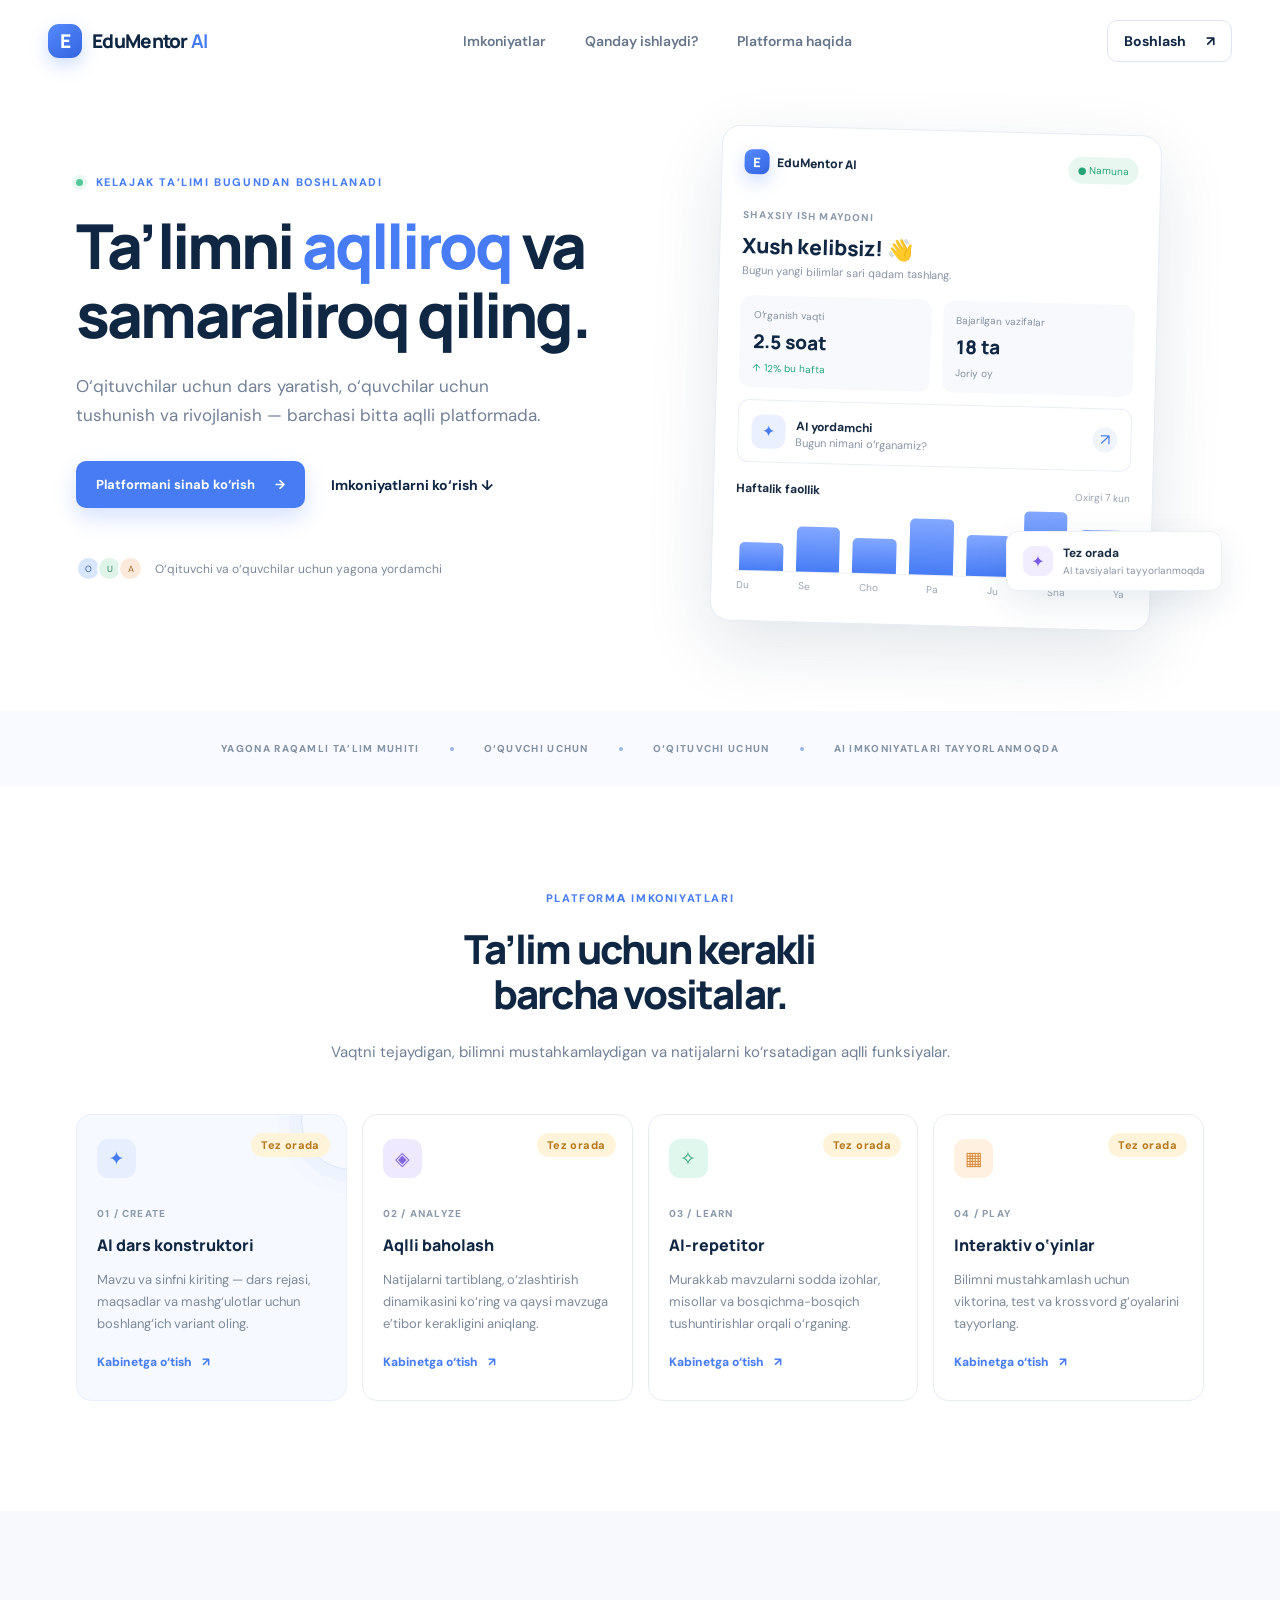
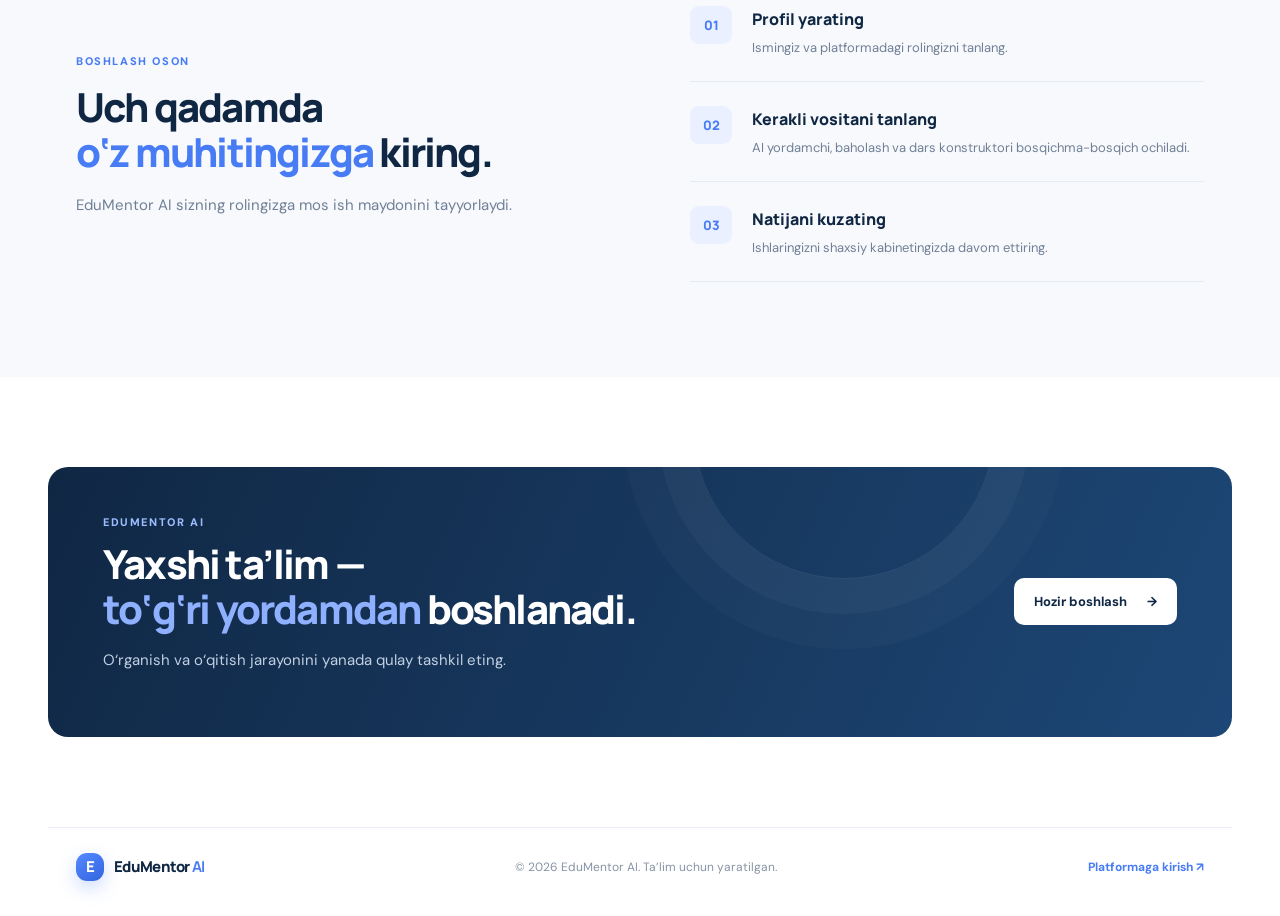
<file: EduMentor-AI/index.html>
<!DOCTYPE html>
<html lang="uz">
<head>
  <meta charset="UTF-8">
  <meta name="viewport" content="width=device-width, initial-scale=1.0, viewport-fit=cover">
  <meta name="theme-color" content="#102744">
  <meta name="description" content="EduMentor AI — o‘qituvchi va o‘quvchilar uchun aqlli ta’lim platformasi.">
  <title>EduMentor AI — Ta’limning yangi bosqichi</title>
  <link rel="preconnect" href="https://fonts.googleapis.com">
  <link rel="preconnect" href="https://fonts.gstatic.com" crossorigin>
  <link href="https://fonts.googleapis.com/css2?family=DM+Sans:wght@400;500;600;700&family=Manrope:wght@400;500;600;700;800&display=swap" rel="stylesheet">
  <link rel="stylesheet" href="css/style.css">
  <link rel="stylesheet" href="css/enhance.css"><link rel="icon" href="favicon.svg" type="image/svg+xml"><script src="js/ui.js"></script>
</head>
<body>
  <a class="skip-link" href="#main">Asosiy mazmunga o‘tish</a>
  <header class="site-header">
    <a class="brand" href="index.html" aria-label="EduMentor AI bosh sahifa">
      <span class="brand-mark">E</span><span>EduMentor <b>AI</b></span>
    </a>
    <button class="menu-toggle" id="menuToggle" aria-label="Menyuni ochish" aria-expanded="false" aria-controls="navLinks">☰</button>
    <nav class="nav-links" id="navLinks" aria-label="Asosiy menyu">
      <a href="#features">Imkoniyatlar</a>
      <a href="#how">Qanday ishlaydi?</a>
      <a href="#about">Platforma haqida</a>
    </nav>
    <a class="button button-small button-outline header-cta" href="login.html">Boshlash <span>↗</span></a>
  </header>

  <main id="main">
    <section class="hero section-shell">
      <div class="hero-copy">
        <div class="eyebrow"><span class="pulse"></span> KELAJAK TA’LIMI BUGUNDAN BOSHLANADI</div>
        <h1>Ta’limni <span>aqlliroq</span> va samaraliroq qiling.</h1>
        <p class="hero-description">O‘qituvchilar uchun dars yaratish, o‘quvchilar uchun tushunish va rivojlanish — barchasi bitta aqlli platformada.</p>
        <div class="hero-actions">
          <a class="button button-primary" href="login.html">Platformani sinab ko‘rish <span>→</span></a>
          <a class="text-link" href="#features">Imkoniyatlarni ko‘rish <span>↓</span></a>
        </div>
        <div class="hero-proof"><div class="avatar-stack"><i>O</i><i>U</i><i>A</i></div><span>O‘qituvchi va o‘quvchilar uchun yagona yordamchi</span></div>
      </div>
      <div class="hero-visual">
        <div class="glow"></div>
        <div class="dashboard-preview" aria-hidden="true">
          <div class="preview-top"><div class="mini-brand"><span class="brand-mark">E</span> EduMentor AI</div><span class="online-tag">● Namuna</span></div>
          <div class="preview-greeting"><small>SHAXSIY ISH MAYDONI</small><h3>Xush kelibsiz! 👋</h3><p>Bugun yangi bilimlar sari qadam tashlang.</p></div>
          <div class="preview-stats"><div><span>O‘rganish vaqti</span><b>2.5 soat</b><small class="positive">↑ 12% bu hafta</small></div><div><span>Bajarilgan vazifalar</span><b>18 ta</b><small>Joriy oy</small></div></div>
          <div class="preview-task"><div class="task-icon">✦</div><div><b>AI yordamchi</b><p>Bugun nimani o‘rganamiz?</p></div><span class="arrow-circle">↗</span></div>
          <div class="preview-bars"><div class="bar-heading"><b>Haftalik faollik</b><span>Oxirgi 7 kun</span></div><div class="bars"><i style="height:42%"></i><i style="height:68%"></i><i style="height:53%"></i><i style="height:85%"></i><i style="height:62%"></i><i style="height:100%"></i><i style="height:74%"></i></div><div class="days"><span>Du</span><span>Se</span><span>Cho</span><span>Pa</span><span>Ju</span><span>Sha</span><span>Ya</span></div></div>
        </div>
        <div class="floating-note" aria-hidden="true"><span>✦</span><div><b>Tez orada</b><small>AI tavsiyalari tayyorlanmoqda</small></div></div>
      </div>
    </section>

    <section class="trust-strip"><span>YAGONA RAQAMLI TA’LIM MUHITI</span><i></i><span>O‘QUVCHI UCHUN</span><i></i><span>O‘QITUVCHI UCHUN</span><i></i><span>AI IMKONIYATLARI TAYYORLANMOQDA</span></section>

    <section class="features section-shell" id="features">
      <div class="section-heading"><div class="eyebrow">PLATFORMА IMKONIYATLARI</div><h2>Ta’lim uchun kerakli barcha vositalar.</h2><p>Vaqtni tejaydigan, bilimni mustahkamlaydigan va natijalarni ko‘rsatadigan aqlli funksiyalar.</p></div>
      <div class="feature-grid">
        <article class="feature-card feature-blue"><span class="soon-pill">Tez orada</span><div class="feature-icon">✦</div><span class="card-number">01 / CREATE</span><h3>AI dars konstruktori</h3><p>Mavzu va sinfni kiriting — dars rejasi, maqsadlar va mashg‘ulotlar uchun boshlang‘ich variant oling.</p><a href="login.html">Kabinetga o‘tish <span>↗</span></a><div class="decor-lines"></div></article>
        <article class="feature-card"><span class="soon-pill">Tez orada</span><div class="feature-icon purple">◈</div><span class="card-number">02 / ANALYZE</span><h3>Aqlli baholash</h3><p>Natijalarni tartiblang, o‘zlashtirish dinamikasini ko‘ring va qaysi mavzuga e’tibor kerakligini aniqlang.</p><a href="login.html">Kabinetga o‘tish <span>↗</span></a></article>
        <article class="feature-card"><span class="soon-pill">Tez orada</span><div class="feature-icon mint">✧</div><span class="card-number">03 / LEARN</span><h3>AI-repetitor</h3><p>Murakkab mavzularni sodda izohlar, misollar va bosqichma-bosqich tushuntirishlar orqali o‘rganing.</p><a href="login.html">Kabinetga o‘tish <span>↗</span></a></article>
        <article class="feature-card"><span class="soon-pill">Tez orada</span><div class="feature-icon orange">▦</div><span class="card-number">04 / PLAY</span><h3>Interaktiv o‘yinlar</h3><p>Bilimni mustahkamlash uchun viktorina, test va krossvord g‘oyalarini tayyorlang.</p><a href="login.html">Kabinetga o‘tish <span>↗</span></a></article>
      </div>
    </section>

    <section class="how-section" id="how"><div class="section-shell how-inner"><div><div class="eyebrow">BOSHLASH OSON</div><h2>Uch qadamda<br><span>o‘z muhitingizga</span> kiring.</h2><p>EduMentor AI sizning rolingizga mos ish maydonini tayyorlaydi.</p></div><div class="steps"><div class="step"><b>01</b><div><h3>Profil yarating</h3><p>Ismingiz va platformadagi rolingizni tanlang.</p></div></div><div class="step"><b>02</b><div><h3>Kerakli vositani tanlang</h3><p>AI yordamchi, baholash va dars konstruktori bosqichma-bosqich ochiladi.</p></div></div><div class="step"><b>03</b><div><h3>Natijani kuzating</h3><p>Ishlaringizni shaxsiy kabinetingizda davom ettiring.</p></div></div></div></div></section>

    <section class="closing section-shell" id="about"><div><div class="eyebrow">EDUMENTOR AI</div><h2>Yaxshi ta’lim —<br><span>to‘g‘ri yordamdan</span> boshlanadi.</h2><p>O‘rganish va o‘qitish jarayonini yanada qulay tashkil eting.</p></div><a class="button button-light" href="login.html">Hozir boshlash <span>→</span></a></section>
  </main>
  <footer class="footer"><a class="brand" href="#"><span class="brand-mark">E</span><span>EduMentor <b>AI</b></span></a><span>© 2026 EduMentor AI. Ta’lim uchun yaratilgan.</span><a href="login.html">Platformaga kirish ↗</a></footer>
  <script src="js/main.js"></script>
</body>
</html>
</file>
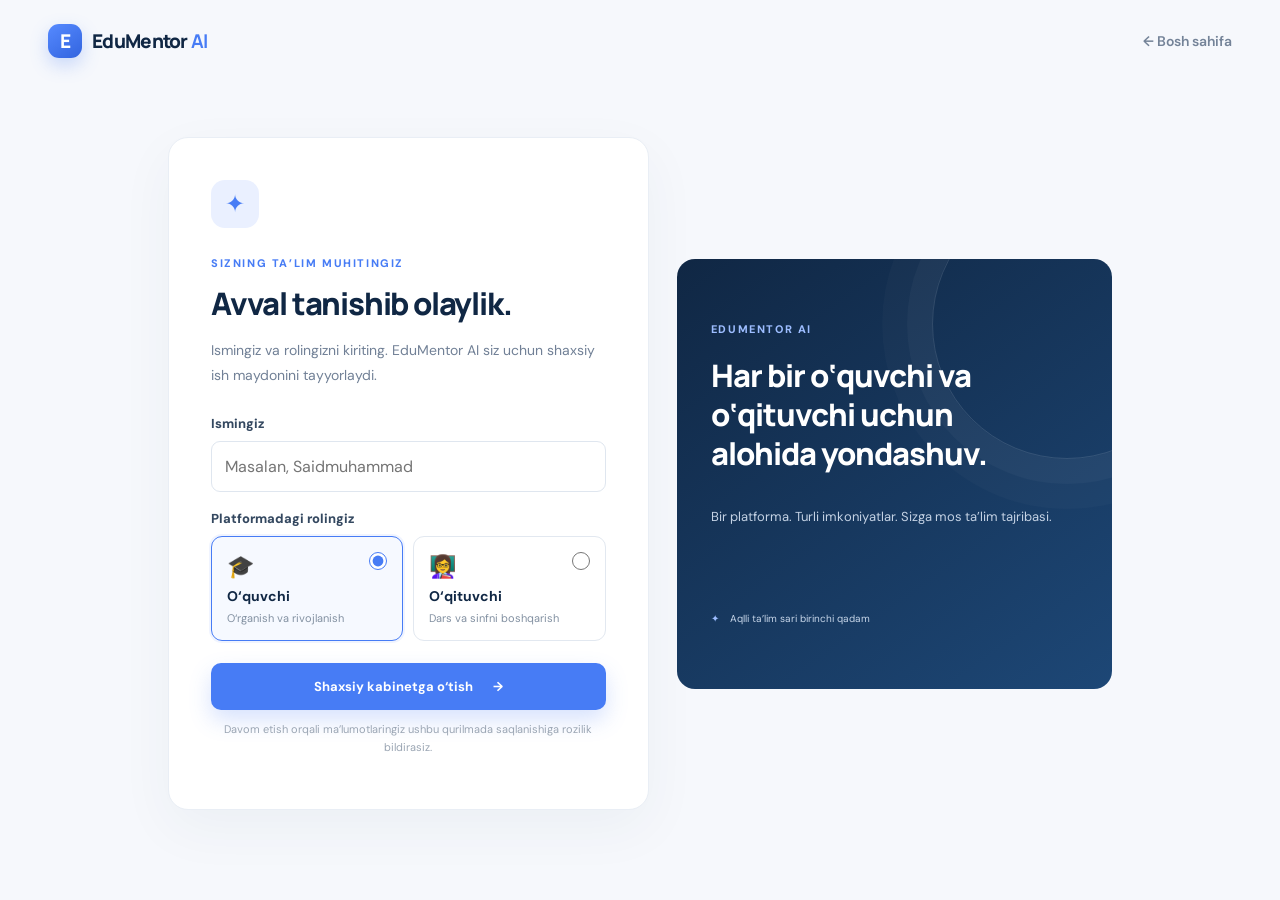
<file: EduMentor-AI/dashboard.html>
<!DOCTYPE html>
<html lang="uz">
<head>
  <meta charset="UTF-8">
  <meta name="viewport" content="width=device-width, initial-scale=1.0, viewport-fit=cover">
  <meta name="theme-color" content="#102744">
  <meta name="description" content="EduMentor AI — shaxsiy ish maydoni.">
  <title>EduMentor AI — Dashboard</title>
  <link rel="preconnect" href="https://fonts.googleapis.com">
  <link rel="preconnect" href="https://fonts.gstatic.com" crossorigin>
  <link href="https://fonts.googleapis.com/css2?family=DM+Sans:wght@400;500;600;700&family=Manrope:wght@400;600;700;800&display=swap" rel="stylesheet">
  <link rel="stylesheet" href="css/style.css">
  <link rel="stylesheet" href="css/enhance.css">
  <link rel="icon" href="favicon.svg" type="image/svg+xml">
  <script src="js/ui.js"></script>
</head>
<body class="dashboard-page">
  <a class="skip-link" href="#main">Asosiy mazmunga o‘tish</a>
  <header class="site-header">
    <a class="brand" href="index.html" aria-label="EduMentor AI bosh sahifa"><span class="brand-mark">E</span><span>EduMentor <b>AI</b></span></a>
    <div class="user-chip">
      <span class="user-avatar" id="avatarInitial">U</span>
      <span id="headerName">Foydalanuvchi</span>
      <button class="chip-btn" id="logoutBtn" type="button" title="Profilni shu qurilmadan o‘chiradi">Chiqish</button>
    </div>
  </header>

  <main class="dashboard-shell" id="main">
    <div class="dashboard-welcome">
      <div>
        <div class="eyebrow">SHAXSIY ISH MAYDONI</div>
        <h1>Xush kelibsiz, <span id="welcomeName">Foydalanuvchi</span>! 👋</h1>
        <p id="roleText">Siz uchun bugungi ta’lim muhiti tayyor.</p>
      </div>
      <a class="button button-outline" href="index.html">Bosh sahifa <span>↗</span></a>
    </div>

    <div class="dashboard-grid">
      <button class="tool-card" type="button" data-soon="AI dars konstruktori">
        <span class="tool-icon">✦</span><small>01 / CREATE</small>
        <h2>AI dars konstruktori</h2>
        <p>Dars rejasi va mashg‘ulotlar uchun g‘oyalar yarating.</p>
        <span class="tool-link"><span class="status-pill">Tez orada</span></span>
      </button>
      <button class="tool-card" type="button" data-soon="Aqlli baholash">
        <span class="tool-icon purple">◈</span><small>02 / ANALYZE</small>
        <h2>Aqlli baholash</h2>
        <p>O‘zlashtirish natijalari va rivojlanish dinamikasi.</p>
        <span class="tool-link"><span class="status-pill">Tez orada</span></span>
      </button>
      <button class="tool-card" type="button" data-soon="AI-repetitor">
        <span class="tool-icon mint">✎</span><small>03 / LEARN</small>
        <h2>AI-repetitor</h2>
        <p>Mavzularni sodda va tushunarli tarzda o‘rganing.</p>
        <span class="tool-link"><span class="status-pill">Tez orada</span></span>
      </button>
      <button class="tool-card" type="button" data-soon="Interaktiv o‘yinlar">
        <span class="tool-icon orange">▦</span><small>04 / PLAY</small>
        <h2>Interaktiv o‘yinlar</h2>
        <p>Viktorina va bilimni mustahkamlovchi mashqlar.</p>
        <span class="tool-link"><span class="status-pill">Tez orada</span></span>
      </button>
    </div>

    <section class="status-panel" aria-labelledby="statusTitle">
      <div>
        <div class="eyebrow">KEYINGI BOSQICH</div>
        <h2 id="statusTitle">Platforma holati</h2>
        <p>Bu boshlang‘ich prototip. Quyida nima ishlayotgani va nima hali ulanmagani ko‘rsatilgan.</p>
      </div>
      <ul class="status-list">
        <li class="status-item is-ok"><span class="status-dot"></span><div><b>Onboarding</b><small>Ishlaydi</small></div></li>
        <li class="status-item is-ok"><span class="status-dot"></span><div><b>Profil</b><small id="profileMeta">Shu qurilmada saqlangan</small></div></li>
        <li class="status-item"><span class="status-dot"></span><div><b>AI modullar</b><small>Hali ulanmagan</small></div></li>
        <li class="status-item"><span class="status-dot"></span><div><b>Backend va ma’lumotlar bazasi</b><small>Hali ulanmagan</small></div></li>
        <li class="status-item"><span class="status-dot"></span><div><b>Haqiqiy autentifikatsiya</b><small>Hali ulanmagan</small></div></li>
      </ul>
    </section>
  </main>
  <script src="js/dashboard.js"></script>
</body>
</html>
</file>
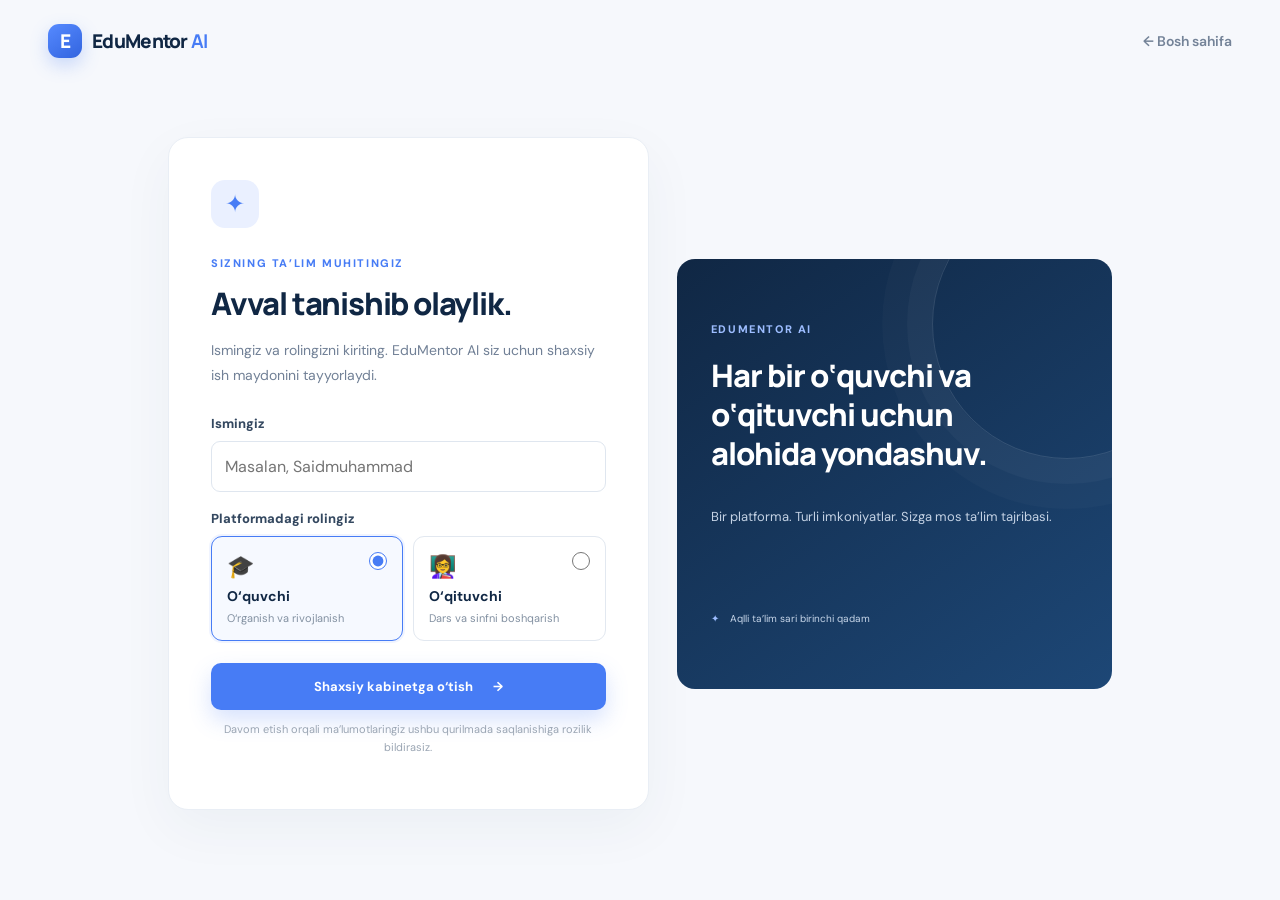
<file: EduMentor-AI/login.html>
<!DOCTYPE html>
<html lang="uz">
<head>
  <meta charset="UTF-8"><meta name="viewport" content="width=device-width, initial-scale=1.0, viewport-fit=cover"><meta name="theme-color" content="#102744"><meta name="description" content="EduMentor AI profilini yarating: ism va rolni tanlang.">
  <title>EduMentor AI — Profil yaratish</title>
  <link rel="preconnect" href="https://fonts.googleapis.com"><link rel="preconnect" href="https://fonts.gstatic.com" crossorigin>
  <link href="https://fonts.googleapis.com/css2?family=DM+Sans:wght@400;500;600;700&family=Manrope:wght@400;500;600;700;800&display=swap" rel="stylesheet">
  <link rel="stylesheet" href="css/style.css">
  <link rel="stylesheet" href="css/enhance.css"><link rel="icon" href="favicon.svg" type="image/svg+xml"><script src="js/ui.js"></script>
</head>
<body class="onboarding-page">
  <a class="skip-link" href="#main">Asosiy mazmunga o‘tish</a>
  <header class="site-header"><a class="brand" href="index.html"><span class="brand-mark">E</span><span>EduMentor <b>AI</b></span></a><a class="back-link" href="index.html">← Bosh sahifa</a></header>
  <main class="onboarding-wrap" id="main">
    <section class="onboarding-card">
      <div class="onboarding-symbol">✦</div>
      <div class="eyebrow">SIZNING TA’LIM MUHITINGIZ</div>
      <h1>Avval tanishib olaylik.</h1>
      <p class="onboarding-intro">Ismingiz va rolingizni kiriting. EduMentor AI siz uchun shaxsiy ish maydonini tayyorlaydi.</p>
      <form id="onboardingForm">
        <label for="userName">Ismingiz</label>
        <input id="userName" name="name" type="text" placeholder="Masalan, Saidmuhammad" maxlength="40" autocomplete="given-name" autocapitalize="words" aria-describedby="formError" required>
        <div class="role-label" id="roleLabel">Platformadagi rolingiz</div>
        <div class="role-options" role="radiogroup" aria-labelledby="roleLabel">
          <label class="role-option"><input type="radio" name="role" value="O‘quvchi" checked><span class="role-emoji">🎓</span><b>O‘quvchi</b><small>O‘rganish va rivojlanish</small></label>
          <label class="role-option"><input type="radio" name="role" value="O‘qituvchi"><span class="role-emoji">👩‍🏫</span><b>O‘qituvchi</b><small>Dars va sinfni boshqarish</small></label>
        </div>
        <button class="button button-primary submit-button" type="submit">Shaxsiy kabinetga o‘tish <span>→</span></button>
        <p class="privacy-note">Davom etish orqali ma’lumotlaringiz ushbu qurilmada saqlanishiga rozilik bildirasiz.</p>
        <p class="form-error" id="formError" role="alert"></p>
      </form>
    </section>
    <aside class="onboarding-aside"><div class="aside-orb"></div><div class="eyebrow">EDUMENTOR AI</div><h2>Har bir o‘quvchi va o‘qituvchi uchun alohida yondashuv.</h2><p>Bir platforma. Turli imkoniyatlar. Sizga mos ta’lim tajribasi.</p><div class="aside-bottom"><span>✦</span> Aqlli ta’lim sari birinchi qadam</div></aside>
  </main>
  <script src="js/onboarding.js"></script>
</body>
</html>
</file>
<file: EduMentor-AI/css/style.css>
:root{--navy:#102744;--navy2:#18395e;--blue:#477cf5;--blue2:#6b96ff;--ink:#182b43;--muted:#718096;--line:#e8edf4;--paper:#f7f9fc;--white:#fff;--mint:#dff7ed;--purple:#eee9ff;--orange:#fff0df;--shadow:0 24px 70px rgba(20,48,82,.12)}
*{box-sizing:border-box}html{scroll-behavior:smooth}body{margin:0;font-family:"DM Sans",sans-serif;color:var(--ink);background:#fff}a{text-decoration:none;color:inherit}button,input{font:inherit}.site-header{height:82px;max-width:1240px;padding:0 28px;margin:auto;display:flex;align-items:center;justify-content:space-between;position:relative;z-index:5}.brand{display:inline-flex;align-items:center;gap:10px;font:800 19px Manrope,sans-serif;letter-spacing:-.7px;color:var(--navy)}.brand b{color:var(--blue)}.brand-mark{width:34px;height:34px;display:grid;place-items:center;border-radius:11px;background:linear-gradient(145deg,#568aff,#3264df);color:white;font:800 19px Manrope;box-shadow:0 7px 18px #477cf544}.nav-links{display:flex;gap:35px;color:#65758a;font-size:13px;font-weight:600}.nav-links a:hover,.text-link:hover{color:var(--blue)}.button{display:inline-flex;align-items:center;justify-content:center;gap:20px;border:0;border-radius:10px;padding:15px 20px;font-size:13px;font-weight:700;transition:.25s;cursor:pointer}.button:hover{transform:translateY(-2px)}.button-small{padding:11px 16px}.button-outline{border:1px solid #dce5f1;color:var(--navy);background:white}.button-primary{background:var(--blue);color:#fff;box-shadow:0 10px 22px #477cf538}.button-primary:hover{background:#356be8}.button-light{background:white;color:var(--navy)}.menu-toggle{display:none;border:0;background:none;font-size:24px;color:var(--navy)}
.section-shell{max-width:1184px;margin:auto;padding-left:28px;padding-right:28px}.hero{min-height:620px;display:grid;grid-template-columns:1fr 1fr;align-items:center;gap:55px;padding-top:48px;padding-bottom:85px}.eyebrow{font-size:10px;letter-spacing:1.65px;font-weight:800;color:var(--blue)}.pulse{display:inline-block;width:7px;height:7px;background:#55c99a;border-radius:50%;margin-right:8px;box-shadow:0 0 0 4px #55c99a20}.hero h1,.section-heading h2,.how-inner h2,.closing h2{font:800 clamp(38px,5vw,62px)/1.12 Manrope,sans-serif;letter-spacing:-2.8px;color:var(--navy);margin:22px 0}.hero h1 span,.how-inner h2 span,.closing h2 span{color:var(--blue)}.hero-description{max-width:490px;color:var(--muted);font-size:16px;line-height:1.85}.hero-actions{display:flex;align-items:center;gap:26px;margin-top:30px}.text-link{font-size:12px;font-weight:700;color:var(--navy)}.hero-proof{display:flex;align-items:center;gap:12px;margin-top:48px;color:#7b899a;font-size:11px}.avatar-stack{display:flex;padding-left:4px}.avatar-stack i{width:25px;height:25px;border:2px solid white;border-radius:50%;background:#d9e6ff;color:#315da8;font-style:normal;font-size:9px;display:grid;place-items:center;margin-left:-4px}.avatar-stack i:nth-child(2){background:#dff5e9;color:#27865e}.avatar-stack i:nth-child(3){background:#fce9d9;color:#a66a32}
.hero-visual{position:relative;min-height:470px;display:grid;place-items:center}.glow{position:absolute;width:390px;height:390px;background:radial-gradient(circle,#dce8ff 0,rgba(232,240,255,.4) 48%,transparent 72%);border-radius:50%}.dashboard-preview{position:relative;width:min(100%,440px);background:white;border:1px solid #e7edf5;border-radius:19px;padding:22px;box-shadow:var(--shadow);transform:rotate(1.5deg)}.preview-top,.mini-brand,.preview-stats,.preview-task,.bar-heading{display:flex;align-items:center;justify-content:space-between}.mini-brand{justify-content:flex-start;gap:8px;font:800 12px Manrope}.mini-brand .brand-mark{width:25px;height:25px;font-size:13px;border-radius:8px}.online-tag{font-size:9px;color:#26a477;background:#e8f8f1;border-radius:20px;padding:7px 9px}.preview-greeting{margin:27px 0 18px}.preview-greeting small,.card-number{font-size:8px;letter-spacing:1.2px;color:#8b9aab;font-weight:800}.preview-greeting h3{font:800 21px Manrope;margin:8px 0 4px;color:var(--navy)}.preview-greeting p,.preview-task p{font-size:10px;color:#8794a5;margin:0}.preview-stats{gap:12px}.preview-stats>div{flex:1;background:#f7f9fc;border-radius:11px;padding:13px}.preview-stats span,.preview-stats small{display:block;color:#8592a3;font-size:8px}.preview-stats b{display:block;font:800 19px Manrope;margin:7px 0;color:var(--navy)}.preview-stats .positive{color:#27a779}.preview-task{margin-top:12px;padding:13px;border:1px solid #e9eef6;border-radius:11px;gap:10px}.task-icon{width:34px;height:34px;border-radius:10px;background:#eaf0ff;color:var(--blue);display:grid;place-items:center}.preview-task>div:nth-child(2){flex:1}.preview-task b{font-size:10px}.arrow-circle{width:25px;height:25px;border-radius:50%;background:#f0f4fb;display:grid;place-items:center;color:var(--blue)}.preview-bars{margin-top:18px}.bar-heading b{font-size:10px}.bar-heading span{font-size:8px;color:#9aa5b3}.bars{height:75px;display:flex;align-items:end;gap:13px;padding:8px 5px 0;border-bottom:1px solid #edf0f5}.bars i{flex:1;background:linear-gradient(#82a7ff,#477cf5);border-radius:5px 5px 0 0}.days{display:flex;justify-content:space-between;padding:7px 3px;color:#9aa5b3;font-size:8px}.floating-note{position:absolute;right:-18px;bottom:35px;display:flex;align-items:center;gap:10px;padding:13px 16px;background:white;border:1px solid #edf0f5;border-radius:12px;box-shadow:0 12px 35px #18395e1a}.floating-note>span{width:30px;height:30px;border-radius:9px;background:#f1edff;color:#795be7;display:grid;place-items:center}.floating-note b,.floating-note small{display:block}.floating-note b{font-size:10px}.floating-note small{font-size:8px;color:#8995a5;margin-top:3px}
.trust-strip{min-height:75px;background:#f8faff;display:flex;align-items:center;justify-content:center;gap:30px;flex-wrap:wrap;padding:18px;color:#8492a5;font-size:9px;letter-spacing:1.3px;font-weight:800}.trust-strip i{width:4px;height:4px;border-radius:50%;background:#9bb5e9}.features{padding-top:105px;padding-bottom:110px}.section-heading{text-align:center;max-width:620px;margin:0 auto 48px}.section-heading h2,.how-inner h2,.closing h2{font-size:40px;letter-spacing:-1.8px}.section-heading p,.how-inner>div>p,.closing p{font-size:14px;line-height:1.8;color:var(--muted)}.feature-grid{display:grid;grid-template-columns:repeat(4,1fr);gap:15px}.feature-card{position:relative;overflow:hidden;border:1px solid var(--line);border-radius:15px;padding:24px 20px;min-height:265px;background:white;transition:.25s}.feature-card:hover,.tool-card:hover{transform:translateY(-5px);box-shadow:0 18px 40px #18395e12}.feature-blue{background:#f6f9ff;border-color:#e9efff}.feature-icon,.tool-icon{width:39px;height:39px;display:grid;place-items:center;border-radius:11px;background:#e7efff;color:#477cf5;font-size:19px;margin-bottom:23px}.feature-icon.purple,.tool-icon.purple{background:var(--purple);color:#8066df}.feature-icon.mint,.tool-icon.mint{background:var(--mint);color:#28a477}.feature-icon.orange,.tool-icon.orange{background:var(--orange);color:#d88b3d}.feature-card h3{font:800 16px Manrope;color:var(--navy);margin:12px 0}.feature-card p{font-size:11px;line-height:1.8;color:#7c8a9b;min-height:60px}.feature-card>a{font-size:10px;font-weight:800;color:var(--blue)}.feature-card>a span{margin-left:7px}.decor-lines{position:absolute;width:100px;height:100px;border:1px solid #d9e5ff;border-radius:50%;right:-55px;top:-45px;box-shadow:0 0 0 12px #edf3ff,0 0 0 24px #f4f7ff}.how-section{background:#f7f9fc;padding:95px 0}.how-inner{display:grid;grid-template-columns:1fr 1fr;gap:100px;align-items:center}.how-inner h2{margin:17px 0}.steps{display:grid;gap:24px}.step{display:flex;gap:20px;align-items:flex-start;border-bottom:1px solid #e5ebf3;padding-bottom:22px}.step>b{font:800 13px Manrope;color:var(--blue);background:#eaf0ff;border-radius:9px;padding:10px}.step h3{font:800 14px Manrope;margin:2px 0 7px;color:var(--navy)}.step p{font-size:11px;color:var(--muted);margin:0;line-height:1.7}.closing{margin-top:90px;margin-bottom:90px;background:linear-gradient(115deg,#102744,#1d4776);border-radius:20px;padding:48px 55px;display:flex;align-items:center;justify-content:space-between;overflow:hidden;position:relative}.closing:after{content:"";position:absolute;width:300px;height:300px;border:1px solid #ffffff16;border-radius:50%;right:20%;top:-190px;box-shadow:0 0 0 35px #ffffff08,0 0 0 70px #ffffff05}.closing .eyebrow{color:#9dbdff}.closing h2{color:white;margin:13px 0}.closing h2 span{color:#8eb0ff}.closing p{color:#c2d0e2}.closing .button{position:relative;z-index:1}.footer{max-width:1184px;margin:auto;padding:25px 28px 35px;border-top:1px solid var(--line);display:flex;justify-content:space-between;align-items:center;color:#8794a5;font-size:10px}.footer .brand{font-size:15px}.footer .brand-mark{width:28px;height:28px;font-size:15px}.footer>a:last-child{color:var(--blue);font-weight:700}
.onboarding-page{min-height:100vh;background:#f6f8fc}.back-link{font-size:12px;color:#748398;font-weight:600}.onboarding-wrap{max-width:1000px;min-height:calc(100vh - 82px);margin:auto;padding:35px 28px 70px;display:grid;grid-template-columns:1.05fr .95fr;align-items:center;gap:28px}.onboarding-card{background:white;border:1px solid #e9eef5;border-radius:20px;padding:42px;box-shadow:0 18px 55px #18395e0c}.onboarding-symbol{width:48px;height:48px;border-radius:14px;background:#eaf0ff;color:var(--blue);display:grid;place-items:center;font-size:24px;margin-bottom:28px}.onboarding-card h1{font:800 31px Manrope;letter-spacing:-1.2px;color:var(--navy);margin:12px 0}.onboarding-intro{font-size:13px;color:var(--muted);line-height:1.8;margin-bottom:27px}.onboarding-card form>label,.role-label{display:block;font-size:11px;font-weight:800;color:#344860;margin:18px 0 9px}.onboarding-card input[type=text]{width:100%;border:1px solid #dfe6ef;border-radius:9px;padding:14px 13px;outline:none;font-size:13px}.onboarding-card input[type=text]:focus{border-color:var(--blue);box-shadow:0 0 0 3px #477cf51a}.role-options{display:grid;grid-template-columns:1fr 1fr;gap:10px}.role-option{position:relative;border:1px solid #e2e8f0;border-radius:11px;padding:15px;display:flex;flex-direction:column;gap:6px;cursor:pointer}.role-option:has(input:checked){border-color:var(--blue);background:#f6f9ff;box-shadow:0 0 0 2px #477cf515}.role-option input{position:absolute;right:12px;top:12px;accent-color:var(--blue)}.role-emoji{font-size:22px}.role-option b{font-size:12px;color:var(--navy)}.role-option small{font-size:9px;color:#8290a1}.submit-button{width:100%;margin-top:22px}.privacy-note{text-align:center;font-size:9px;color:#9aa5b3;line-height:1.6}.form-error{font-size:11px;color:#d34b4b}.onboarding-aside{min-height:430px;position:relative;overflow:hidden;border-radius:18px;background:linear-gradient(145deg,#102744,#1d4776);padding:42px 34px;color:white;display:flex;flex-direction:column;justify-content:center}.onboarding-aside .eyebrow{color:#9dbdff}.onboarding-aside h2{position:relative;z-index:1;font:800 31px/1.25 Manrope;letter-spacing:-1px;margin:20px 0}.onboarding-aside p{position:relative;z-index:1;color:#c4d2e4;font-size:13px;line-height:1.8}.aside-orb{position:absolute;width:270px;height:270px;border:1px solid #ffffff20;border-radius:50%;right:-90px;top:-70px;box-shadow:0 0 0 25px #ffffff08,0 0 0 50px #ffffff05}.aside-bottom{position:relative;z-index:1;margin-top:70px;font-size:10px;color:#c8d7ea}.aside-bottom span{color:#9dbdff;margin-right:8px}
.dashboard-page{background:#f7f9fc;min-height:100vh}.user-chip{display:flex;align-items:center;gap:9px;font-size:12px;font-weight:700;color:var(--navy)}.user-avatar{width:31px;height:31px;border-radius:50%;background:#e5edff;color:var(--blue);display:grid;place-items:center}.dashboard-shell{max-width:1120px;margin:55px auto;padding:0 28px}.dashboard-welcome{display:flex;align-items:center;justify-content:space-between;margin-bottom:35px}.dashboard-welcome h1{font:800 clamp(25px,4vw,37px) Manrope;letter-spacing:-1.4px;color:var(--navy);margin:12px 0}.dashboard-welcome h1 span{color:var(--blue)}.dashboard-welcome p{font-size:13px;color:var(--muted)}.dashboard-grid{display:grid;grid-template-columns:repeat(2,1fr);gap:16px}.tool-card{background:white;border:1px solid #e8edf4;border-radius:15px;padding:25px;transition:.25s}.tool-card .tool-icon{margin-bottom:20px}.tool-card small{display:block;color:#9aa6b5;font-size:9px;letter-spacing:1px;font-weight:800}.tool-card h2{font:800 19px Manrope;color:var(--navy);margin:10px 0}.tool-card p{font-size:12px;color:var(--muted);line-height:1.7;max-width:380px}.tool-link{display:flex;justify-content:space-between;margin-top:22px;font-size:10px;color:var(--blue);font-weight:800}.dashboard-note{display:flex;gap:13px;background:#eef3ff;border:1px solid #e1eaff;padding:18px;border-radius:12px;margin-top:22px}.dashboard-note>span{color:var(--blue);font-size:20px}.dashboard-note b{font-size:12px;color:var(--navy)}.dashboard-note p{font-size:11px;color:#708098;line-height:1.7;margin:5px 0 0}
@media(max-width:900px){.hero{gap:20px}.feature-grid{grid-template-columns:repeat(2,1fr)}.how-inner{gap:45px}.floating-note{right:-5px}.nav-links{gap:18px}}
@media(max-width:650px){.site-header{height:70px;padding:0 20px}.menu-toggle{display:block;order:3}.header-cta{margin-left:auto;margin-right:14px}.nav-links{display:none;position:absolute;top:62px;left:15px;right:15px;background:white;padding:18px;border:1px solid var(--line);border-radius:12px;box-shadow:var(--shadow);flex-direction:column;gap:18px}.nav-links.open{display:flex}.hero{grid-template-columns:1fr;padding-top:55px;padding-bottom:45px;gap:5px}.hero h1{font-size:43px;letter-spacing:-2px}.hero-description{font-size:14px}.hero-actions{align-items:flex-start;flex-direction:column;gap:18px}.hero-proof{margin-top:30px}.hero-visual{min-height:390px;margin-top:5px}.dashboard-preview{padding:17px;transform:none}.floating-note{right:0;bottom:15px}.trust-strip{gap:12px;font-size:8px}.trust-strip i{display:none}.features{padding-top:75px;padding-bottom:75px}.section-heading h2,.how-inner h2,.closing h2{font-size:32px}.feature-grid{gap:10px}.feature-card{padding:17px 14px;min-height:280px}.feature-card h3{font-size:14px}.feature-card p{font-size:10px}.how-section{padding:70px 0}.how-inner{grid-template-columns:1fr;gap:35px}.closing{margin:55px 20px;padding:32px 25px;display:block}.closing .button{margin-top:18px}.footer{padding:22px 20px;gap:14px;flex-wrap:wrap}.footer>span{order:3;width:100%}.onboarding-wrap{grid-template-columns:1fr;padding:20px 16px 45px}.onboarding-card{padding:28px 22px}.onboarding-aside{min-height:280px;padding:30px 25px}.onboarding-aside h2{font-size:25px}.aside-bottom{margin-top:30px}.dashboard-shell{margin:35px auto;padding:0 18px}.dashboard-welcome{align-items:flex-start;gap:15px;flex-direction:column}.dashboard-grid{grid-template-columns:1fr}.dashboard-welcome .button{align-self:flex-start}}
@media(max-width:370px){.hero h1{font-size:37px}.role-options{grid-template-columns:1fr}.hero-actions .button{width:100%;gap:10px}.preview-stats b{font-size:16px}}
@media(prefers-reduced-motion:reduce){*,*::before,*::after{scroll-behavior:auto!important;transition:none!important;animation:none!important}}
</file>
<file: EduMentor-AI/css/enhance.css>
/* ==========================================================================
   EduMentor AI — premium qatlam
   style.css'dan KEYIN ulanadi. Asosiy dizayn o'zgarmaydi, faqat takomillashtiriladi.
   Tuzilishi: 1 Tokenlar · 2 Asos · 3 Sarlavha · 4 Komponentlar · 5 Landing
              6 Onboarding · 7 Dashboard · 8 Animatsiya · 9 Breakpoint'lar
   ========================================================================== */

/* 1. TOKENLAR ------------------------------------------------------------- */
:root {
  --font-body: "DM Sans", system-ui, -apple-system, "Segoe UI", Roboto, sans-serif;
  --font-head: "Manrope", "DM Sans", system-ui, -apple-system, "Segoe UI", Roboto, sans-serif;
  --ease: cubic-bezier(.22, .8, .3, 1);
  --ring: 0 0 0 3px rgba(71, 124, 245, .32);
  --ok: #1f9d6b;
  --warn: #b7791f;
  --safe-t: env(safe-area-inset-top, 0px);
  --safe-b: env(safe-area-inset-bottom, 0px);
  --safe-l: env(safe-area-inset-left, 0px);
  --safe-r: env(safe-area-inset-right, 0px);
}

/* 2. ASOS ------------------------------------------------------------------ */
html { -webkit-text-size-adjust: 100%; text-size-adjust: 100%; scroll-padding-top: 92px; }
body {
  font-family: var(--font-body);
  -webkit-font-smoothing: antialiased;
  text-rendering: optimizeLegibility;
  overflow-x: clip;
  -webkit-tap-highlight-color: transparent;
  padding-left: var(--safe-l);
  padding-right: var(--safe-r);
}
/* :root — specificity oshirish uchun: asl qoidalardagi zaxirasiz `Manrope` ni bekor qiladi */
:root :is(h1, h2, h3, .brand, .brand-mark, .mini-brand, .preview-stats b, .step > b) { font-family: var(--font-head); }
h1, h2 { text-wrap: balance; }
:focus-visible { outline: 2px solid var(--blue); outline-offset: 3px; border-radius: 6px; }
::selection { background: #cfe0ff; }

.skip-link {
  position: absolute; left: 12px; top: -64px; z-index: 30;
  background: var(--navy); color: #fff; padding: 11px 16px;
  border-radius: 10px; font-size: 13px; font-weight: 700;
}
.skip-link:focus { top: calc(10px + var(--safe-t)); }

/* 3. SARLAVHA -------------------------------------------------------------- */
.site-header {
  position: sticky; top: 0;
  height: calc(82px + var(--safe-t));
  padding-top: var(--safe-t);
}
.site-header::before {
  content: ""; position: absolute; inset: 0 calc(50% - 50vw); z-index: -1;
  background: rgba(255, 255, 255, .86);
  -webkit-backdrop-filter: saturate(1.6) blur(14px); backdrop-filter: saturate(1.6) blur(14px);
  border-bottom: 1px solid transparent; opacity: 0;
  transition: opacity .3s var(--ease), border-color .3s;
}
.site-header.is-scrolled::before { opacity: 1; border-bottom-color: var(--line); }
.brand { white-space: nowrap; }
.nav-links { font-size: 14px; }
.nav-links a { padding: 8px 2px; transition: color .2s; }
.back-link { font-size: 14px; padding: 10px 0; }

/* 4. KOMPONENTLAR ---------------------------------------------------------- */
.button {
  min-height: 46px; font-family: var(--font-body);
  transition: transform .25s var(--ease), box-shadow .25s var(--ease), background .25s, border-color .25s;
}
.button-small { min-height: 42px; font-size: 14px; }
.button:active { transform: translateY(0) scale(.98); }
.button-primary:hover { box-shadow: 0 14px 28px #477cf547; }
.button-outline:hover { border-color: #b9ccf0; }
.eyebrow { font-size: 11px; letter-spacing: 1.6px; }
.soon-pill, .status-pill {
  display: inline-flex; align-items: center; gap: 6px;
  font-size: 11px; font-weight: 800; letter-spacing: .4px;
  color: var(--warn); background: #fff4d9; border-radius: 20px; padding: 5px 10px;
}
.soon-pill { position: absolute; top: 18px; right: 16px; z-index: 2; }

/* 5. LANDING --------------------------------------------------------------- */
.hero-description { font-size: 17px; line-height: 1.75; }
.text-link { font-size: 14px; }
.hero-proof { font-size: 12px; }
.glow { width: min(390px, 92%); height: auto; aspect-ratio: 1; animation: drift 9s ease-in-out infinite alternate; }
.floating-note { animation: bob 6s ease-in-out infinite; }
.online-tag { font-size: 10px; }
.card-number, .preview-greeting small { font-size: 10px; }
.preview-greeting p, .preview-task p { font-size: 11px; }
.preview-task b, .bar-heading b, .floating-note b { font-size: 12px; }
.preview-stats span, .preview-stats small, .bar-heading span, .days, .floating-note small { font-size: 10px; }
.trust-strip { font-size: 10px; }
.section-heading p, .how-inner > div > p, .closing p { font-size: 15px; }
.feature-card { transition: transform .3s var(--ease), box-shadow .3s var(--ease), border-color .3s; }
.feature-card:hover { border-color: #cfdcf5; }
.feature-card p { font-size: 13px; line-height: 1.7; }
.feature-card > a { font-size: 12px; display: inline-block; padding: 6px 0; }
.step > b { min-width: 42px; text-align: center; flex: none; }
.step h3 { font-size: 16px; }
.step p { font-size: 13px; }
.closing { width: min(1184px, calc(100% - 56px)); flex-wrap: wrap; gap: 24px; }
.footer { font-size: 12px; gap: 14px; flex-wrap: wrap; }

/* 6. ONBOARDING ------------------------------------------------------------ */
@supports (height: 100dvh) {
  .onboarding-page, .dashboard-page { min-height: 100dvh; }
  .onboarding-wrap { min-height: calc(100dvh - 82px); }
}
.onboarding-intro { font-size: 14px; }
.onboarding-card form > label, .role-label { font-size: 13px; }
.onboarding-card input[type=text] {
  font-size: 16px; /* iOS Safari fokusda zoom qilmasligi uchun */
  min-height: 50px; transition: border-color .2s, box-shadow .2s;
}
.onboarding-card input[aria-invalid="true"] { border-color: #d34b4b; box-shadow: 0 0 0 3px #d34b4b18; }
.role-option { min-height: 104px; transition: border-color .2s, box-shadow .2s, background .2s, transform .2s var(--ease); }
.role-option:hover { border-color: #c7d6f3; transform: translateY(-1px); }
.role-option:has(input:focus-visible) { box-shadow: var(--ring); }
.role-option b { font-size: 14px; }
.role-option small { font-size: 11px; }
.role-option input { width: 18px; height: 18px; }
.privacy-note { font-size: 11px; }
.form-error { font-size: 13px; margin: 12px 0 0; }
.form-error:empty { display: none; }
.submit-button:disabled { opacity: .65; cursor: wait; transform: none; }

/* 7. DASHBOARD ------------------------------------------------------------- */
.dashboard-shell { max-width: 1240px; margin-top: 40px; margin-bottom: calc(55px + var(--safe-b)); }
.dashboard-welcome p { font-size: 14px; max-width: 620px; line-height: 1.7; }
.dashboard-welcome { gap: 20px; }
.dashboard-welcome .button { white-space: nowrap; flex: none; }
.user-chip { gap: 10px; min-width: 0; }
.user-chip #headerName { max-width: 160px; overflow: hidden; text-overflow: ellipsis; white-space: nowrap; }
.chip-btn {
  min-height: 40px; padding: 0 14px; border: 1px solid #dce5f1; border-radius: 10px;
  background: #fff; color: var(--navy); font-size: 13px; font-weight: 700; cursor: pointer;
  transition: border-color .2s, background .2s;
}
.chip-btn:hover { border-color: #b9ccf0; background: #f6f9ff; }

.dashboard-grid { grid-template-columns: repeat(2, 1fr); }
.tool-card {
  display: flex; flex-direction: column; position: relative; width: 100%;
  text-align: left; font: inherit; color: inherit; cursor: default;
  transition: transform .3s var(--ease), box-shadow .3s var(--ease), border-color .3s;
}
.tool-card:hover { border-color: #cfdcf5; }
.tool-card:active { transform: translateY(-1px); }
.tool-card small { font-size: 10px; }
.tool-card h2 { font-family: var(--font-head); font-size: 19px; }
.tool-card p { font-size: 14px; flex: 1; margin: 0; }
.tool-link { margin-top: 22px; align-items: center; }

.status-panel {
  margin-top: 22px; background: #fff; border: 1px solid #e8edf4; border-radius: 15px; padding: 26px;
  display: grid; grid-template-columns: minmax(0, .8fr) minmax(0, 1.2fr); gap: 28px; align-items: start;
}
.status-panel h2 { font: 800 19px var(--font-head); color: var(--navy); margin: 10px 0 8px; }
.status-panel > div:first-child p { font-size: 13px; color: var(--muted); line-height: 1.7; margin: 0; }
.status-list { list-style: none; margin: 0; padding: 0; display: grid; grid-template-columns: 1fr 1fr; gap: 10px; }
.status-item {
  display: flex; gap: 11px; align-items: flex-start; padding: 13px 14px;
  background: #f7f9fc; border-radius: 12px; min-width: 0;
}
.status-dot { width: 9px; height: 9px; border-radius: 50%; margin-top: 5px; flex: none; background: #e0a93b; box-shadow: 0 0 0 4px #e0a93b22; }
.status-item.is-ok .status-dot { background: var(--ok); box-shadow: 0 0 0 4px #1f9d6b22; }
.status-item b { display: block; font-size: 13px; color: var(--navy); }
.status-item small { display: block; font-size: 12px; color: var(--muted); margin-top: 3px; overflow-wrap: anywhere; }

.toast {
  position: fixed; left: 50%; bottom: calc(24px + var(--safe-b)); z-index: 50;
  max-width: calc(100% - 32px); padding: 13px 18px; border-radius: 12px; text-align: center;
  background: var(--navy); color: #fff; font-size: 13px; font-weight: 600; line-height: 1.5;
  box-shadow: var(--shadow); opacity: 0; pointer-events: none;
  transform: translate(-50%, 16px); transition: opacity .3s var(--ease), transform .3s var(--ease);
}
.toast.show { opacity: 1; transform: translate(-50%, 0); }

/* 8. ANIMATSIYA ------------------------------------------------------------ */
@keyframes drift { to { transform: translate(14px, -10px) scale(1.04); } }
@keyframes bob { 50% { transform: translateY(-7px); } }
.js .reveal { opacity: 0; transform: translateY(18px); transition: opacity .7s var(--ease), transform .7s var(--ease); transition-delay: var(--d, 0ms); }
.js .reveal.in { opacity: 1; transform: none; }
@media (prefers-reduced-motion: reduce) {
  .glow, .floating-note { animation: none !important; }
  .js .reveal { opacity: 1; transform: none; }
}

/* 9. BREAKPOINT'LAR (kattadan kichikka) ------------------------------------ */
@media (min-width: 1100px) {
  .dashboard-grid { grid-template-columns: repeat(4, 1fr); }
}
@media (min-width: 1440px) {
  .site-header { max-width: 1336px; }
  .section-shell, .footer { max-width: 1280px; }
  .closing { width: min(1280px, calc(100% - 56px)); }
  .dashboard-shell { max-width: 1336px; }
  .hero h1 { font-size: 68px; }
}

/* Planshet va kichik laptop */
@media (max-width: 1000px) {
  .status-panel { grid-template-columns: 1fr; gap: 20px; }
}
@media (max-width: 880px) {
  .hero { grid-template-columns: 1fr; min-height: 0; gap: 36px; padding-top: 40px; padding-bottom: 60px; }
  .hero-copy { max-width: 640px; }
  .hero h1 { font-size: clamp(40px, 7vw, 56px); }
  .hero-visual { min-height: 440px; }
  .how-inner { grid-template-columns: 1fr; gap: 40px; }
  .onboarding-wrap { grid-template-columns: 1fr; max-width: 620px; }
  .onboarding-aside { min-height: 260px; }
}

/* Telefon */
@media (max-width: 650px) {
  .site-header { height: calc(70px + var(--safe-t)); padding-left: 20px; padding-right: 20px; }
  .nav-links { top: calc(62px + var(--safe-t)); gap: 6px; }
  .nav-links a { padding: 12px 6px; font-size: 15px; }
  .menu-toggle { display: grid; place-items: center; width: 44px; height: 44px; margin-right: -8px; border-radius: 12px; }
  .menu-toggle:active { background: #f0f4fb; }

  .hero { padding-top: 32px; padding-bottom: 44px; gap: 28px; }
  .hero h1 { font-size: clamp(38px, 10.5vw, 46px); }
  .hero-description { font-size: 16px; }
  .hero-actions .button { width: 100%; }
  .hero-visual { min-height: 0; padding-bottom: 22px; }
  .floating-note { right: 6px; bottom: 0; }

  .feature-card p { font-size: 13px; }
  .feature-card h3 { font-size: 16px; }
  .closing { width: auto; margin: 48px 20px; padding: 32px 24px; }
  .closing .button { width: 100%; }
  .footer { padding-bottom: calc(22px + var(--safe-b)); }

  .onboarding-card { padding: 28px 20px; }
  .onboarding-aside { min-height: 0; }

  .user-chip .chip-btn { min-height: 38px; padding: 0 12px; }
  .dashboard-grid { grid-template-columns: 1fr; }
  .status-list { grid-template-columns: 1fr; }
  .status-panel { padding: 20px 18px; }
  .dashboard-welcome .button { width: 100%; }
}
@media (max-width: 560px) {
  .feature-grid { grid-template-columns: 1fr; }
  .feature-card { min-height: 0; }
  .feature-card p { min-height: 0; }
}
@media (max-width: 420px) {
  .user-chip #headerName { display: none; }
}
@media (max-width: 370px) {
  .hero h1 { font-size: 36px; }
  .role-option { min-height: 0; }
}
</file>
